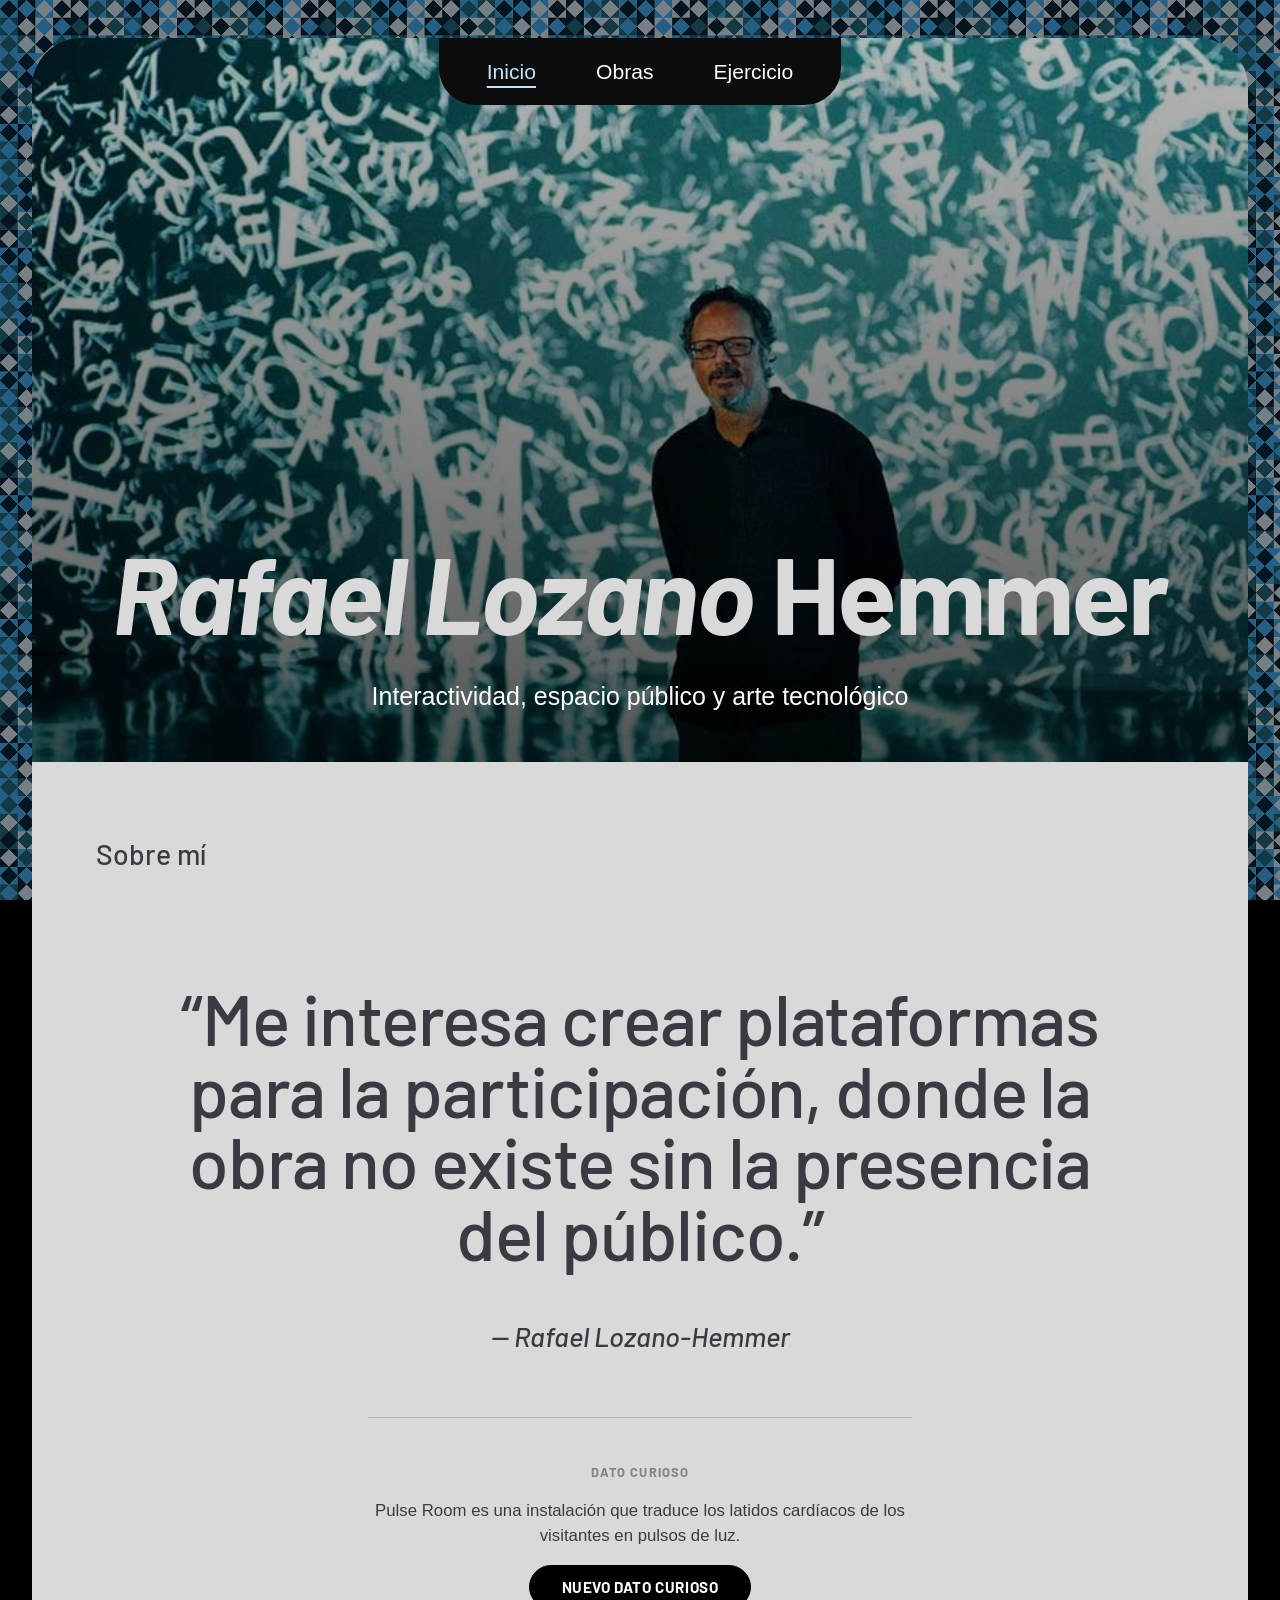
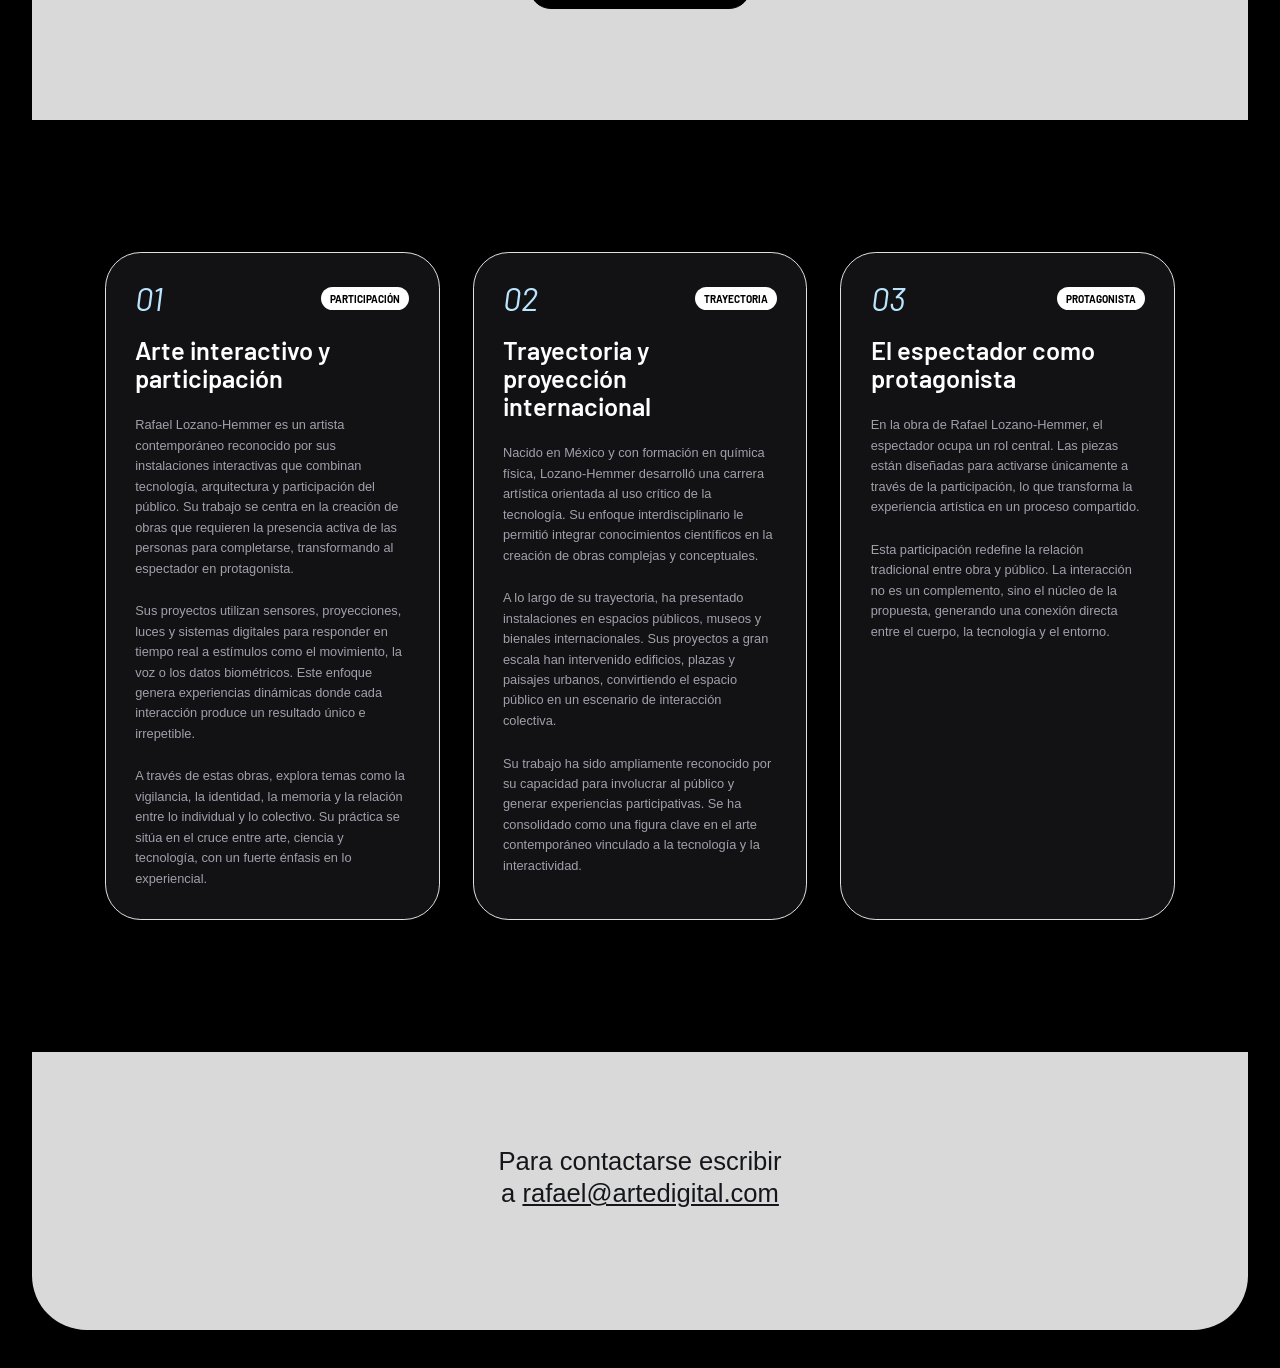
<file: index.html>
<!DOCTYPE html>
<html lang="es">
<head>
    <meta charset="UTF-8">
    <meta name="viewport" content="width=device-width, initial-scale=1.0">
    <title>Rafael Lozano-Hemmer — Inicio</title>
    <link rel="preconnect" href="https://fonts.googleapis.com">
    <link rel="preconnect" href="https://fonts.gstatic.com" crossorigin>
    <link href="https://fonts.googleapis.com/css2?family=Barlow:ital,wght@0,400;0,500;0,600;0,700;0,900;1,400;1,500;1,700&display=swap" rel="stylesheet">
    <link rel="stylesheet" href="css/estilos.css">
</head>
<body>

    <div class="contenedor-principal">
        <div class="portada portada--inicio" role="img" aria-label="Rafael Lozano-Hemmer frente a una de sus proyecciones">
            <header class="encabezado-sitio">
                <nav class="navegacion-principal">
                    <ul>
                        <li><a href="index.html" class="enlace-nav activo">Inicio</a></li>
                        <li><a href="obras.html" class="enlace-nav">Obras</a></li>
                        <li><a href="ejercicio.html" class="enlace-nav">Ejercicio</a></li>                    </ul>
                </nav>
            </header>

            <div class="hero-contenido">
                <h1 class="hero-titulo"><em>Rafael Lozano</em> Hemmer</h1>
                <p class="hero-subtitulo">Interactividad, espacio público y arte tecnológico</p>
            </div>
        </div>

        <main class="area-contenido">
            <article>
                <section class="banda-clara">
                    <p class="etiqueta-seccion">Sobre mí</p>
                    <blockquote class="cita-destacada">
                        <p>“Me interesa crear plataformas para la participación, donde la obra no existe sin la presencia del público.”</p>
                    </blockquote>
                    <p class="cita-autor">— Rafael Lozano-Hemmer</p>

                    <section class="dato-curioso" id="dato-curioso">
                        <p class="dato-curioso-etiqueta">Dato curioso</p>
                        <p class="dato-curioso-texto" id="dato-curioso-texto"></p>
                        <button type="button" id="btn-dato-curioso">Nuevo dato curioso</button>
                    </section>
                </section>

                <section class="banda-oscura">
                    <div class="fila-columnas-iguales">
                        <section class="columna">
                            <div class="columna-meta">
                                <span class="columna-numero">01</span>
                                <span class="columna-etiqueta">Participación</span>
                            </div>
                            <h2>Arte interactivo y participación</h2>
                            <p>Rafael Lozano-Hemmer es un artista contemporáneo reconocido por sus instalaciones interactivas que combinan tecnología, arquitectura y participación del público. Su trabajo se centra en la creación de obras que requieren la presencia activa de las personas para completarse, transformando al espectador en protagonista.</p>
                            <p>Sus proyectos utilizan sensores, proyecciones, luces y sistemas digitales para responder en tiempo real a estímulos como el movimiento, la voz o los datos biométricos. Este enfoque genera experiencias dinámicas donde cada interacción produce un resultado único e irrepetible.</p>
                            <p>A través de estas obras, explora temas como la vigilancia, la identidad, la memoria y la relación entre lo individual y lo colectivo. Su práctica se sitúa en el cruce entre arte, ciencia y tecnología, con un fuerte énfasis en lo experiencial.</p>
                        </section>

                        <section class="columna">
                            <div class="columna-meta">
                                <span class="columna-numero">02</span>
                                <span class="columna-etiqueta">Trayectoria</span>
                            </div>
                            <h2>Trayectoria y proyección internacional</h2>
                            <p>Nacido en México y con formación en química física, Lozano-Hemmer desarrolló una carrera artística orientada al uso crítico de la tecnología. Su enfoque interdisciplinario le permitió integrar conocimientos científicos en la creación de obras complejas y conceptuales.</p>
                            <p>A lo largo de su trayectoria, ha presentado instalaciones en espacios públicos, museos y bienales internacionales. Sus proyectos a gran escala han intervenido edificios, plazas y paisajes urbanos, convirtiendo el espacio público en un escenario de interacción colectiva.</p>
                            <p>Su trabajo ha sido ampliamente reconocido por su capacidad para involucrar al público y generar experiencias participativas. Se ha consolidado como una figura clave en el arte contemporáneo vinculado a la tecnología y la interactividad.</p>
                        </section>

                        <section class="columna">
                            <div class="columna-meta">
                                <span class="columna-numero">03</span>
                                <span class="columna-etiqueta">Protagonista</span>
                            </div>
                            <h2>El espectador como protagonista</h2>
                            <p>En la obra de Rafael Lozano-Hemmer, el espectador ocupa un rol central. Las piezas están diseñadas para activarse únicamente a través de la participación, lo que transforma la experiencia artística en un proceso compartido.</p>
                            <p>Esta participación redefine la relación tradicional entre obra y público. La interacción no es un complemento, sino el núcleo de la propuesta, generando una conexión directa entre el cuerpo, la tecnología y el entorno.</p>
                        </section>
                    </div>
                </section>
            </article>
        </main>

        <script src="js/dato-curioso.js"></script>

        <section class="pie-sitio" id="contacto">
            <p class="pie-contacto">Para contactarse escribir a <a href="mailto:rafael@artedigital.com">rafael@artedigital.com</a></p>
        </section>
    </div>

</body>
</html>
</file>
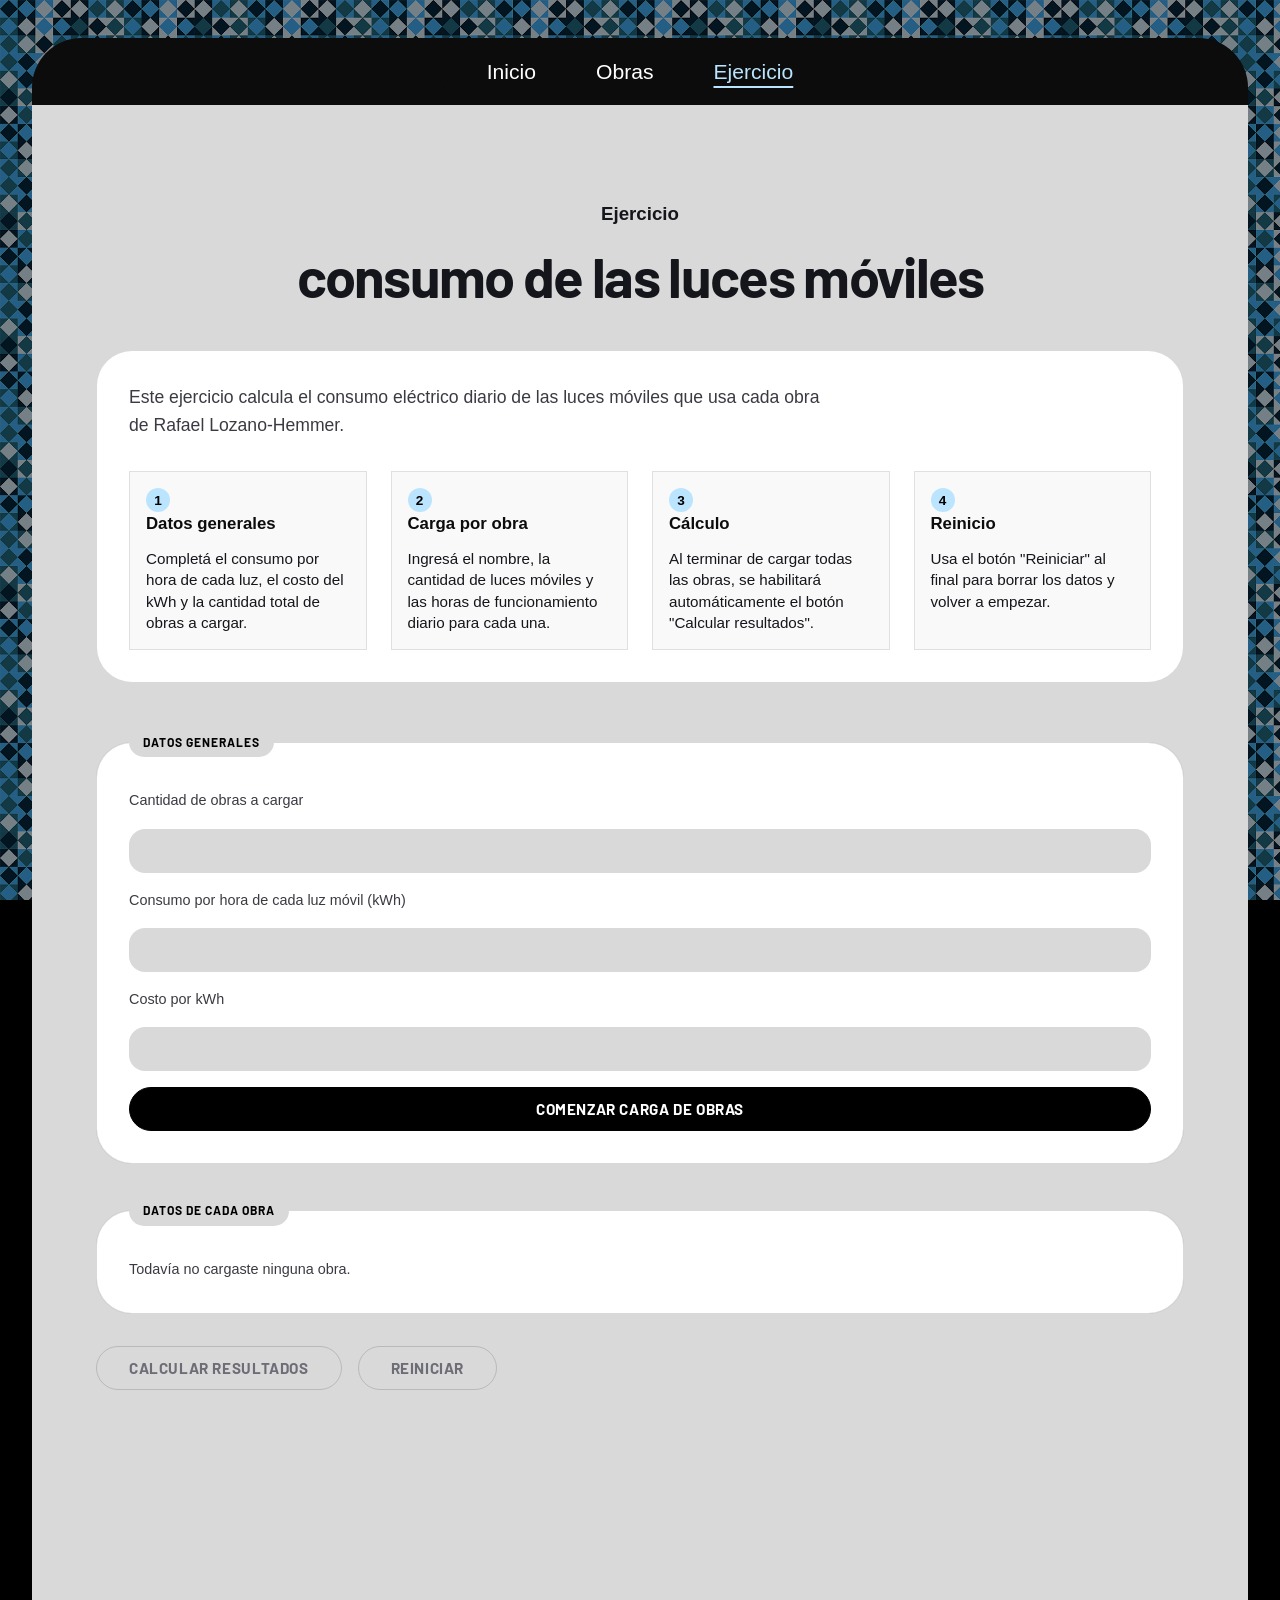
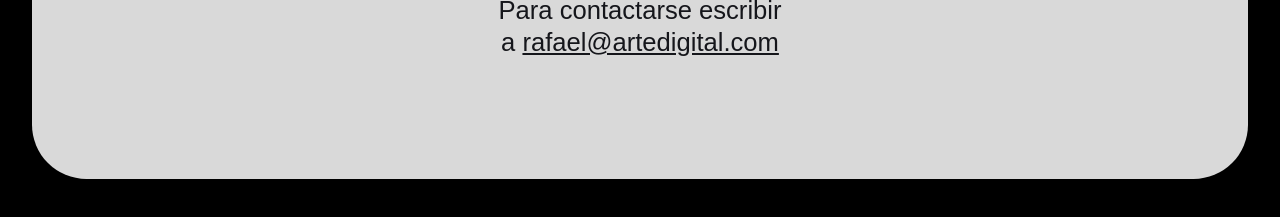
<file: ejercicio.html>
<!DOCTYPE html>
<html lang="es">
<head>
    <meta charset="UTF-8">
    <meta name="viewport" content="width=device-width, initial-scale=1.0">
    <title>Rafael Lozano-Hemmer — Ejercicio</title>
    <link rel="preconnect" href="https://fonts.googleapis.com">
    <link rel="preconnect" href="https://fonts.gstatic.com" crossorigin>
    <link href="https://fonts.googleapis.com/css2?family=Barlow:ital,wght@0,400;0,500;0,600;0,700;0,900;1,400;1,500;1,700&display=swap" rel="stylesheet">
    <link rel="stylesheet" href="css/estilos.css">
</head>
<body>

    <div class="contenedor-principal">
        <div class="portada">
            <header class="encabezado-sitio">
                <nav class="navegacion-principal">
                    <ul>
                        <li><a href="index.html" class="enlace-nav">Inicio</a></li>
                        <li><a href="obras.html" class="enlace-nav">Obras</a></li>
                        <li><a href="ejercicio.html" class="enlace-nav activo">Ejercicio</a></li>                    </ul>
                </nav>
            </header>
        </div>

        <main class="area-contenido">
            <section class="banda-clara seccion-ejercicio">
                <h3 class="subtitulo">Ejercicio</h3>
                <h1>consumo de las luces móviles</h1>
                <div class="instrucciones">
                    <p class="instrucciones-intro">Este ejercicio calcula el consumo eléctrico diario de las luces móviles que usa cada obra de Rafael Lozano-Hemmer.</p>
                    <ol class="lista-pasos">
                        <li><strong>Datos generales</strong> Completá el consumo por hora de cada luz, el costo del kWh y la cantidad total de obras a cargar.</li>
                        <li><strong>Carga por obra</strong> Ingresá el nombre, la cantidad de luces móviles y las horas de funcionamiento diario para cada una.</li>
                        <li><strong>Cálculo</strong> Al terminar de cargar todas las obras, se habilitará automáticamente el botón "Calcular resultados".</li>
                        <li><strong>Reinicio</strong> Usa el botón "Reiniciar" al final para borrar los datos y volver a empezar.</li>
                    </ol>
                </div>

                <form class="formulario-ejercicio" id="formulario-ejercicio">
                    <fieldset class="bloque-datos-generales">
                        <legend>Datos generales</legend>

                        <label for="cantidad-obras">Cantidad de obras a cargar</label>
                        <input type="number" id="cantidad-obras" name="cantidad-obras" min="1" required>

                        <label for="consumo-por-luz">Consumo por hora de cada luz móvil (kWh)</label>
                        <input type="number" id="consumo-por-luz" name="consumo-por-luz" min="0" step="0.01" required>

                        <label for="costo-kwh">Costo por kWh</label>
                        <input type="number" id="costo-kwh" name="costo-kwh" min="0" step="0.01" required>

                        <button type="button" id="btn-iniciar-carga">Comenzar carga de obras</button>
                    </fieldset>

                    <fieldset class="bloque-obras" id="bloque-obras">
                        <legend>Datos de cada obra</legend>
                        <div class="campos-obras" id="campos-obras"></div>
                    </fieldset>

                    <div class="bloque-acciones">
                        <button type="button" id="btn-calcular" disabled>Calcular resultados</button>
                        <button type="button" id="btn-reiniciar" disabled>Reiniciar</button>
                    </div>
                </form>

                <div class="resultados" id="resultados"></div>
            </section>
        </main>

        <script src="js/ejercicio.js"></script>

        <section class="pie-sitio" id="contacto">
            <p class="pie-contacto">Para contactarse escribir a <a href="mailto:rafael@artedigital.com">rafael@artedigital.com</a></p>
        </section>
    </div>

</body>
</html>
</file>
<file: css/estilos.css>
/* ==========================================================================
   TOKENS
   Medidas tomadas del diseño de Figma (frame de 1313,8px). El contenedor
   mide 82rem = 1312px, así que los valores del diseño se mapean 1:1.
   ========================================================================== */
:root {
    /* Color */
    --color-negro: #000000;
    --color-negro-suave: #0c0c0c;
    --color-tarjeta: #121215;
    --color-claro: #d9d9d9;
    --color-blanco: #ffffff;
    --color-texto-claro: #15161b;
    --color-texto-oscuro: #a0a0ab;
    --color-acento: #bbe5ff;
    --color-borde-claro: rgba(255, 255, 255, 0.08);
    --color-borde-oscuro: rgba(20, 20, 25, 0.16);

    /* Tipografía */
    --fuente-display: "Barlow", sans-serif;
    --fuente-texto: -apple-system, "Segoe UI", Roboto, sans-serif;

    /* Espaciado */
    --space-1: 0.5rem;
    --space-2: 0.75rem;
    --space-3: 1rem;
    --space-4: 1.5rem;
    --space-5: 2rem;
    --space-6: 2.75rem;
    --space-7: 4rem;

    /* Radios */
    --radio-pill: 62rem;
    --radio-md: 1rem;
    --radio-tarjeta: 2.24rem;
    --radio-superior: 3.1rem;
    --radio-inferior: 3.4rem;

    /* Movimiento */
    --ease-salida: cubic-bezier(0.16, 1, 0.3, 1);
    --dur-rapida: 0.25s;
    --dur-base: 0.5s;
}

/* ==========================================================================
   BASE
   ========================================================================== */
* {
    box-sizing: border-box;
}

body {
    display: flex;
    flex-direction: column;
    align-items: center;
    margin: 0;
    background-color: var(--color-negro);
    background-image:
        linear-gradient(rgba(0, 0, 0, 0.48), rgba(0, 0, 0, 0.48)),
        url('../img/fondo.png');
    background-repeat: repeat;
    background-attachment: fixed;
    background-size: 7.74rem;
    font-family: var(--fuente-texto);
    color: var(--color-blanco);
    line-height: 1.6;
    -webkit-font-smoothing: antialiased;
}

/* Bloque contenedor: ancho máximo y centrado con flexbox (ver body) */
.contenedor-principal {
    display: flex;
    flex-direction: column;
    max-width: 100rem;
    width: 95%;
    margin: 2.4rem 0;
    border-radius: var(--radio-superior) var(--radio-superior) var(--radio-inferior) var(--radio-inferior);
    overflow: hidden;
}

/* ==========================================================================
   PORTADA: la barra de navegación va dentro de la portada, superpuesta
   sobre la foto (sin position ni grid: es una columna flex)
   ========================================================================== */
.portada {
    display: flex;
    flex-direction: column;
    justify-content: space-between;
    align-items: center;
    background-color: var(--color-negro-suave);
}

.portada--inicio {
    min-height: 45.25rem;
    padding-bottom: 2.84rem;
    text-align: center;
    background-image:
        linear-gradient(180deg, rgba(0, 0, 0, 0.28) 0%, rgba(0, 0, 0, 0.66) 100%),
        url('../img/lozano-hemmer.jpg');
    background-size: cover;
    background-position: center;
}

.portada--obras {
    min-height: 32rem;
    padding-bottom: 2.84rem;
    text-align: center;
    background-image:
        linear-gradient(180deg, rgba(0, 0, 0, 0.35) 0%, rgba(0, 0, 0, 0.75) 100%),
        url('../img/hero-obras.jpg');
    background-size: cover;
    background-position: center;
}

.encabezado-sitio {
    display: flex;
    justify-content: center;
    width: 100%;
}

.navegacion-principal {
    background-color: var(--color-negro-suave);
    border-radius: 0 0 2.28rem 2.28rem;
    padding: 1.02rem 2.96rem;
}

.navegacion-principal ul {
    display: flex;
    flex-wrap: wrap;
    justify-content: center;
    gap: var(--space-3) 3.75rem;
    list-style: none;
    margin: 0;
    padding: 0;
}

.enlace-nav {
    color: var(--color-blanco);
    text-decoration: underline;
    text-decoration-color: transparent;
    text-underline-offset: 0.45rem;
    text-decoration-thickness: 2px;
    font-size: 1.32rem;
    transition: color var(--dur-rapida) var(--ease-salida), text-decoration-color var(--dur-base) var(--ease-salida);
}

.enlace-nav:hover {
    text-decoration-color: var(--color-blanco);
}

.enlace-nav.activo {
    color: var(--color-acento);
    text-decoration-color: var(--color-acento);
}

.hero-contenido {
    display: flex;
    flex-direction: column;
    align-items: center;
    gap: 2.05rem;
    padding: 0 var(--space-5);
}

.hero-titulo {
    font-family: var(--fuente-display);
    font-size: clamp(2.5rem, 8.55vw, 7.02rem);
    font-weight: 700;
    line-height: 0.95;
    letter-spacing: -0.025em;
    color: var(--color-claro);
    margin: 0;
}

.hero-titulo em {
    font-style: italic;
}

.hero-subtitulo {
    font-size: clamp(1rem, 1.95vw, 1.6rem);
    color: var(--color-blanco);
    margin: 0;
}

/* ==========================================================================
   BANDAS DE CONTENIDO
   ========================================================================== */
.area-contenido {
    display: flex;
    flex-direction: column;
}

.banda-clara {
    display: flex;
    flex-direction: column;
    background-color: var(--color-claro);
    color: var(--color-texto-claro);
    padding: 4.7rem 4rem 6.9rem;
}

.banda-oscura {
    display: flex;
    flex-direction: column;
    background-color: var(--color-negro);
    padding: 8.25rem 4.55rem;
}

/* ==========================================================================
   SECCIÓN "SOBRE MI"
   ========================================================================== */
/* Especificidad reforzada (.banda-clara + clase) a propósito: la regla
   genérica ".banda-clara p" de más abajo tiene la misma especificidad que
   ".cita-destacada p" y, al venir después en el archivo, le ganaba —
   comprimía la cita a 44rem y rompía el centrado. Con ".banda-clara
   .cita-destacada p" quedan por encima de cualquier ambigüedad de orden. */
.banda-clara .etiqueta-seccion {
    font-family: var(--fuente-display);
    font-weight: 500;
    font-size: 1.77rem;
    line-height: 1.2;
    margin: 0 0 6.9rem;
}

.cita-destacada {
    align-self: center;
    width: 100%;
    max-width: 60.85rem;
    text-align: center;
    margin: 0 0 3.18rem;
}

.banda-clara .cita-destacada p {
    font-family: var(--fuente-display);
    font-weight: 500;
    font-size: clamp(1.75rem, 5.6vw, 4.58rem);
    line-height: 1;
    letter-spacing: -0.015em;
    max-width: none;
    width: 100%;
    margin: 0;
}

.banda-clara .cita-autor {
    align-self: center;
    font-family: var(--fuente-display);
    font-weight: 500;
    font-style: italic;
    font-size: clamp(1rem, 2.15vw, 1.77rem);
    line-height: 1.2;
    max-width: none;
    text-align: center;
    margin: 0;
}

/* ==========================================================================
   DATO CURIOSO AL AZAR
   ========================================================================== */
.dato-curioso {
    align-self: center;
    width: 100%;
    max-width: 34rem;
    text-align: center;
    margin: var(--space-7) 0 0;
    padding-top: var(--space-6);
    border-top: 1px solid var(--color-borde-oscuro);
}

.dato-curioso-etiqueta {
    font-family: var(--fuente-display);
    font-weight: 700;
    text-transform: uppercase;
    letter-spacing: 0.08em;
    font-size: 0.8rem;
    color: var(--color-texto-claro);
    opacity: 0.55;
    margin: 0 0 var(--space-2);
}

.dato-curioso-texto {
    font-size: 1.05rem;
    line-height: 1.5;
    color: var(--color-texto-claro);
    margin: 0 0 var(--space-4);
    min-height: 3.2rem;
}

/* ==========================================================================
   TARJETAS EN 3 COLUMNAS IGUALES (solo flexbox)
   ========================================================================== */
.fila-columnas-iguales {
    display: flex;
    flex-wrap: wrap;
    gap: 2.05rem;
}

.fila-columnas-iguales .columna {
    display: flex;
    flex-direction: column;
    gap: 1.38rem;
    flex: 1 1 0;
    min-width: 17rem;
    min-height: 28.9rem;
    background-color: var(--color-tarjeta);
    border: 1px solid #e0e0e0;
    border-radius: var(--radio-tarjeta);
    padding: 1.84rem;
    transition: border-color var(--dur-base) var(--ease-salida), transform var(--dur-base) var(--ease-salida);
}

.fila-columnas-iguales .columna:hover {
    border-color: rgba(255, 255, 255, 0.24);
    transform: translateY(-0.25rem);
}

.columna-meta {
    display: flex;
    align-items: center;
    justify-content: space-between;
    gap: var(--space-3);
}

.columna-numero {
    font-family: var(--fuente-display);
    font-style: italic;
    font-size: 2.07rem;
    line-height: 1;
    color: var(--color-acento);
}

.columna-etiqueta {
    font-family: var(--fuente-display);
    font-weight: 700;
    font-size: 0.63rem;
    line-height: 1.2;
    text-transform: uppercase;
    color: var(--color-negro);
    background-color: var(--color-blanco);
    border-radius: var(--radio-pill);
    padding: 0.34rem 0.57rem;
}

.columna h2 {
    font-family: var(--fuente-display);
    font-weight: 600;
    font-size: 1.59rem;
    line-height: 1.1;
    color: var(--color-blanco);
    margin: 0;
}

.columna p {
    font-size: 0.8rem;
    line-height: 1.6;
    color: var(--color-texto-oscuro);
    max-width: none;
    margin: 0;
}

/* ==========================================================================
   TIPOGRAFÍA DE LAS PÁGINAS INTERIORES
   ========================================================================== */
.banda-clara h1 {
    font-family: var(--fuente-display);
    font-weight: 700;
    font-size: clamp(2rem, 5vw, 3.5rem);
    line-height: 1.05;
    letter-spacing: -0.03em;
    margin: 0 0 var(--space-6);
}

.banda-clara h2 {
    font-family: var(--fuente-display);
    font-weight: 600;
    font-size: clamp(1.3rem, 2vw, 1.75rem);
    line-height: 1.15;
    letter-spacing: -0.02em;
    margin: 0 0 var(--space-3);
}

.banda-clara p {
    color: #3a3b42;
    margin: 0 0 var(--space-3);
    max-width: 44rem;
}

/* ==========================================================================
   LAYOUT DE 2 COLUMNAS DE DISTINTO ANCHO (solo flexbox)
   ========================================================================== */
.fila-columnas-asimetricas {
    display: flex;
    flex-wrap: wrap;
    gap: var(--space-7);
}

.columna-principal {
    display: flex;
    flex-direction: column;
    gap: var(--space-6);
    flex: 3 1 28rem;
}

.columna-lateral {
    flex: 1 1 16rem;
    background-color: var(--color-blanco);
    border: 1px solid var(--color-borde-oscuro);
    border-radius: var(--radio-tarjeta);
    padding: var(--space-5);
    align-self: flex-start;
}

/* ==========================================================================
   LISTA DE CONCEPTOS Y GALERÍA
   ========================================================================== */
.lista-conceptos {
    list-style: none;
    margin: 0;
    padding: 0;
}

.lista-conceptos li {
    padding: var(--space-2) 0;
    border-bottom: 1px solid var(--color-borde-oscuro);
    transition: padding-left var(--dur-rapida) var(--ease-salida);
}

.lista-conceptos li:last-child {
    border-bottom: none;
}

.lista-conceptos li::before {
    content: "— ";
}

.lista-conceptos li:hover {
    padding-left: var(--space-1);
}

.galeria-cabecera {
    display: flex;
    flex-wrap: wrap;
    align-items: center;
    justify-content: space-between;
    gap: var(--space-3);
    margin-bottom: var(--space-3);
}

.galeria-cabecera h2 {
    font-family: var(--fuente-display);
    font-weight: 600;
    font-size: clamp(1.3rem, 2vw, 1.75rem);
    letter-spacing: -0.02em;
    color: var(--color-blanco);
    margin: 0;
}

.galeria-indicaciones {
    color: var(--color-texto-oscuro);
    font-size: 0.9rem;
    margin: 0 0 var(--space-5);
    max-width: none;
}

.boton-claro {
    background-color: var(--color-blanco);
    color: var(--color-negro);
    border-color: var(--color-blanco);
}

.boton-claro:disabled {
    background-color: transparent;
    color: var(--color-texto-oscuro);
    border-color: #e0e0e0;
}

/* ==========================================================================
   CARRUSEL DE OBRAS (galería generada con JS)
   ========================================================================== */
.carrusel-obras {
    display: flex;
    align-items: center;
    gap: var(--space-4);
}

.carrusel-flecha {
    flex: 0 0 auto;
    width: 3rem;
    height: 3rem;
    padding: 0;
    font-size: 1.5rem;
    line-height: 1;
    border-radius: 50%;
}

.carrusel-obra {
    flex: 1 1 auto;
    display: flex;
    flex-direction: column;
    overflow: hidden;
    background-color: var(--color-tarjeta);
    border: 1px solid #e0e0e0;
    border-radius: var(--radio-tarjeta);
}

.obra-media-scroller {
    display: flex;
    overflow-x: auto;
    scroll-snap-type: x mandatory;
    width: 100%;
}

.obra-media-scroller::-webkit-scrollbar {
    height: 8px;
}

.obra-media-scroller::-webkit-scrollbar-thumb {
    background: var(--color-borde-oscuro);
    border-radius: 4px;
}

.obra-media-scroller > img,
.obra-media-scroller > video {
    flex: 0 0 100%;
    width: 100%;
    display: block;
    aspect-ratio: 16 / 9;
    object-fit: cover;
    scroll-snap-align: start;
    transition: aspect-ratio var(--dur-base) var(--ease-salida);
}

.carrusel-info {
    display: flex;
    align-items: baseline;
    justify-content: space-between;
    gap: var(--space-2);
    padding: 1.3rem 1.6rem;
}

.carrusel-info h3 {
    font-family: var(--fuente-display);
    font-weight: 600;
    font-size: 1.2rem;
    color: var(--color-blanco);
    margin: 0;
}

.carrusel-info p {
    font-family: var(--fuente-display);
    font-style: italic;
    font-size: 1rem;
    color: var(--color-acento);
    margin: 0;
    transition: color var(--dur-base) var(--ease-salida);
}

.carrusel-contador {
    text-align: center;
    color: var(--color-texto-oscuro);
    font-size: 0.9rem;
    margin: var(--space-3) 0 0;
}

/* Funcionalidad de cambio de diseño: imagen más chica y otro color de año */
.modo-galeria .obra-media-scroller > * {
    aspect-ratio: 4 / 3;
}

.modo-galeria .carrusel-info p {
    color: #ff9d5c;
}

/* ==========================================================================
   FORMULARIO DEL EJERCICIO
   ========================================================================== */
.banda-clara .instrucciones {
    background-color: var(--color-blanco);
    border: 1px solid var(--color-borde-oscuro);
    border-radius: var(--radio-tarjeta);
    padding: var(--space-5);
    max-width: none;
}

.formulario-ejercicio {
    display: flex;
    flex-direction: column;
    gap: var(--space-5);
    margin-top: var(--space-6);
}

.formulario-ejercicio fieldset {
    display: flex;
    flex-direction: column;
    gap: var(--space-3);
    background-color: var(--color-blanco);
    border: 1px solid var(--color-borde-oscuro);
    border-radius: var(--radio-tarjeta);
    padding: var(--space-5);
    margin: 0;
}

.formulario-ejercicio legend {
    font-family: var(--fuente-display);
    font-weight: 700;
    font-size: 0.75rem;
    text-transform: uppercase;
    letter-spacing: 0.08em;
    color: var(--color-negro);
    background-color: var(--color-claro);
    border-radius: var(--radio-pill);
    padding: 0.35rem 0.9rem;
}

.formulario-ejercicio label {
    font-size: 0.9rem;
    color: #3a3b42;
}

.formulario-ejercicio input {
    width: 100%;
    font-family: var(--fuente-texto);
    font-size: 1rem;
    color: var(--color-texto-claro);
    background-color: var(--color-claro);
    border: 1px solid transparent;
    border-radius: var(--radio-md);
    padding: var(--space-2) var(--space-3);
    transition: border-color var(--dur-rapida) var(--ease-salida);
}

.formulario-ejercicio input:focus {
    outline: none;
    border-color: var(--color-negro);
}

.campos-obras {
    display: flex;
    flex-direction: column;
    gap: var(--space-3);
}

.campos-obras:empty::before {
    content: "Todavía no cargaste ninguna obra.";
    color: #3a3b42;
    font-size: 0.9rem;
}

.campo-obra-nueva {
    display: flex;
    flex-direction: column;
    gap: var(--space-3);
}

.lista-obras-cargadas {
    list-style: none;
    display: flex;
    flex-direction: column;
    gap: var(--space-2);
    margin: var(--space-3) 0 0;
    padding: 0;
}

.lista-obras-cargadas li {
    font-size: 0.9rem;
    color: #3a3b42;
    background-color: var(--color-claro);
    border-radius: var(--radio-md);
    padding: var(--space-2) var(--space-3);
}

.bloque-acciones {
    display: flex;
    flex-wrap: wrap;
    gap: var(--space-3);
}

button {
    font-family: var(--fuente-display);
    font-weight: 700;
    font-size: 0.95rem;
    text-transform: uppercase;
    letter-spacing: 0.04em;
    color: var(--color-blanco);
    background-color: var(--color-negro);
    border: 1px solid var(--color-negro);
    border-radius: var(--radio-pill);
    padding: var(--space-2) var(--space-5);
    cursor: pointer;
    transition: transform var(--dur-rapida) var(--ease-salida), opacity var(--dur-rapida) var(--ease-salida);
}

button:hover:not(:disabled) {
    transform: translateY(-0.15rem);
}

button:disabled {
    color: #6c6d77;
    background-color: transparent;
    border-color: var(--color-borde-oscuro);
    cursor: not-allowed;
}

#btn-reiniciar:not(:disabled) {
    color: var(--color-negro);
    background-color: transparent;
}

.resultados:not(:empty) {
    background-color: var(--color-blanco);
    border: 1px solid var(--color-borde-oscuro);
    border-radius: var(--radio-tarjeta);
    padding: var(--space-5);
    margin-top: var(--space-5);
}

/* ==========================================================================
   PIE DE PÁGINA
   ========================================================================== */
.pie-sitio {
    display: flex;
    flex-direction: column;
    align-items: center;
    gap: 6.25rem;
    background-color: var(--color-claro);
    color: var(--color-texto-claro);
    padding: 5.9rem 1.7rem 7.5rem;
    text-align: center;
}

.pie-contacto {
    max-width: 17.86rem;
    font-size: 1.6rem;
    line-height: 1.25;
    margin: 0;
}

.pie-contacto a {
    color: var(--color-texto-claro);
}

/* ==========================================================================
   RESPONSIVIDAD
   ========================================================================== */
@media (max-width: 60rem) {
    .banda-clara {
        padding: 3.5rem 2rem 4.5rem;
    }

    .banda-oscura {
        padding: 4rem 2rem;
    }

    .etiqueta-seccion {
        margin-bottom: 3rem;
    }

    .cita-destacada {
        width: 100%;
    }

    .portada--inicio {
        min-height: 26rem;
    }

    .navegacion-principal {
        padding: 0.8rem 1.5rem;
    }

    .navegacion-principal ul {
        gap: var(--space-2) var(--space-5);
    }

    .enlace-nav {
        font-size: 1.05rem;
    }

    .fila-columnas-iguales .columna,
    .columna-principal,
    .columna-lateral {
        flex: 1 1 100%;
    }

    .fila-columnas-iguales .columna {
        min-height: 0;
    }

    .pie-sitio {
        gap: 3rem;
        padding: 3.5rem 1.5rem 3rem;
    }

    .pie-contacto {
        width: 100%;
        font-size: 1.15rem;
    }
}

/* Nuevos estilos para la galería */
.carrusel-contenedor-articulos {
    flex: 1 1 auto;
    display: flex;
    flex-direction: column;
    width: 100%;
}

.modo-galeria .carrusel-contenedor-articulos {
    display: grid;
    grid-template-columns: repeat(auto-fill, minmax(300px, 1fr));
    gap: var(--space-4);
}

.modo-galeria .carrusel-obra {
    height: 100%;
}

.carrusel-obras.modo-galeria {
    align-items: flex-start;
}


/* Diseño organizado para las instrucciones del ejercicio */
.instrucciones {
    display: flex;
    flex-direction: column;
    gap: var(--space-3);
}

.instrucciones-intro {
    font-size: 1.1rem;
    font-weight: 500;
    margin: 0;
    color: var(--color-texto);
}

.lista-pasos {
    list-style: none;
    padding: 0;
    margin: 0;
    display: grid;
    grid-template-columns: repeat(auto-fit, minmax(220px, 1fr));
    gap: var(--space-4);
}

.lista-pasos li {
    background-color: #f9f9f9;
    border: 1px solid #e0e0e0;
    border-radius: var(--radio-base);
    padding: var(--space-3);
    font-size: 0.95rem;
    line-height: 1.4;
    position: relative;
    padding-top: calc(var(--space-4) + 1rem);
}

.lista-pasos li::before {
    content: counter(paso);
    counter-increment: paso;
    position: absolute;
    top: var(--space-3);
    left: var(--space-3);
    background-color: var(--color-acento);
    color: var(--color-negro);
    width: 24px;
    height: 24px;
    border-radius: 50%;
    display: flex;
    align-items: center;
    justify-content: center;
    font-weight: bold;
    font-size: 0.85rem;
}

.lista-pasos {
    counter-reset: paso;
}

.lista-pasos li strong {
    display: block;
    margin-bottom: var(--space-2);
    color: var(--color-negro-suave);
    font-size: 1.05rem;
}

/* Centrar el título de la sección de ejercicio */
.seccion-ejercicio .subtitulo,
.seccion-ejercicio h1 {
    text-align: center;
}
</file>
